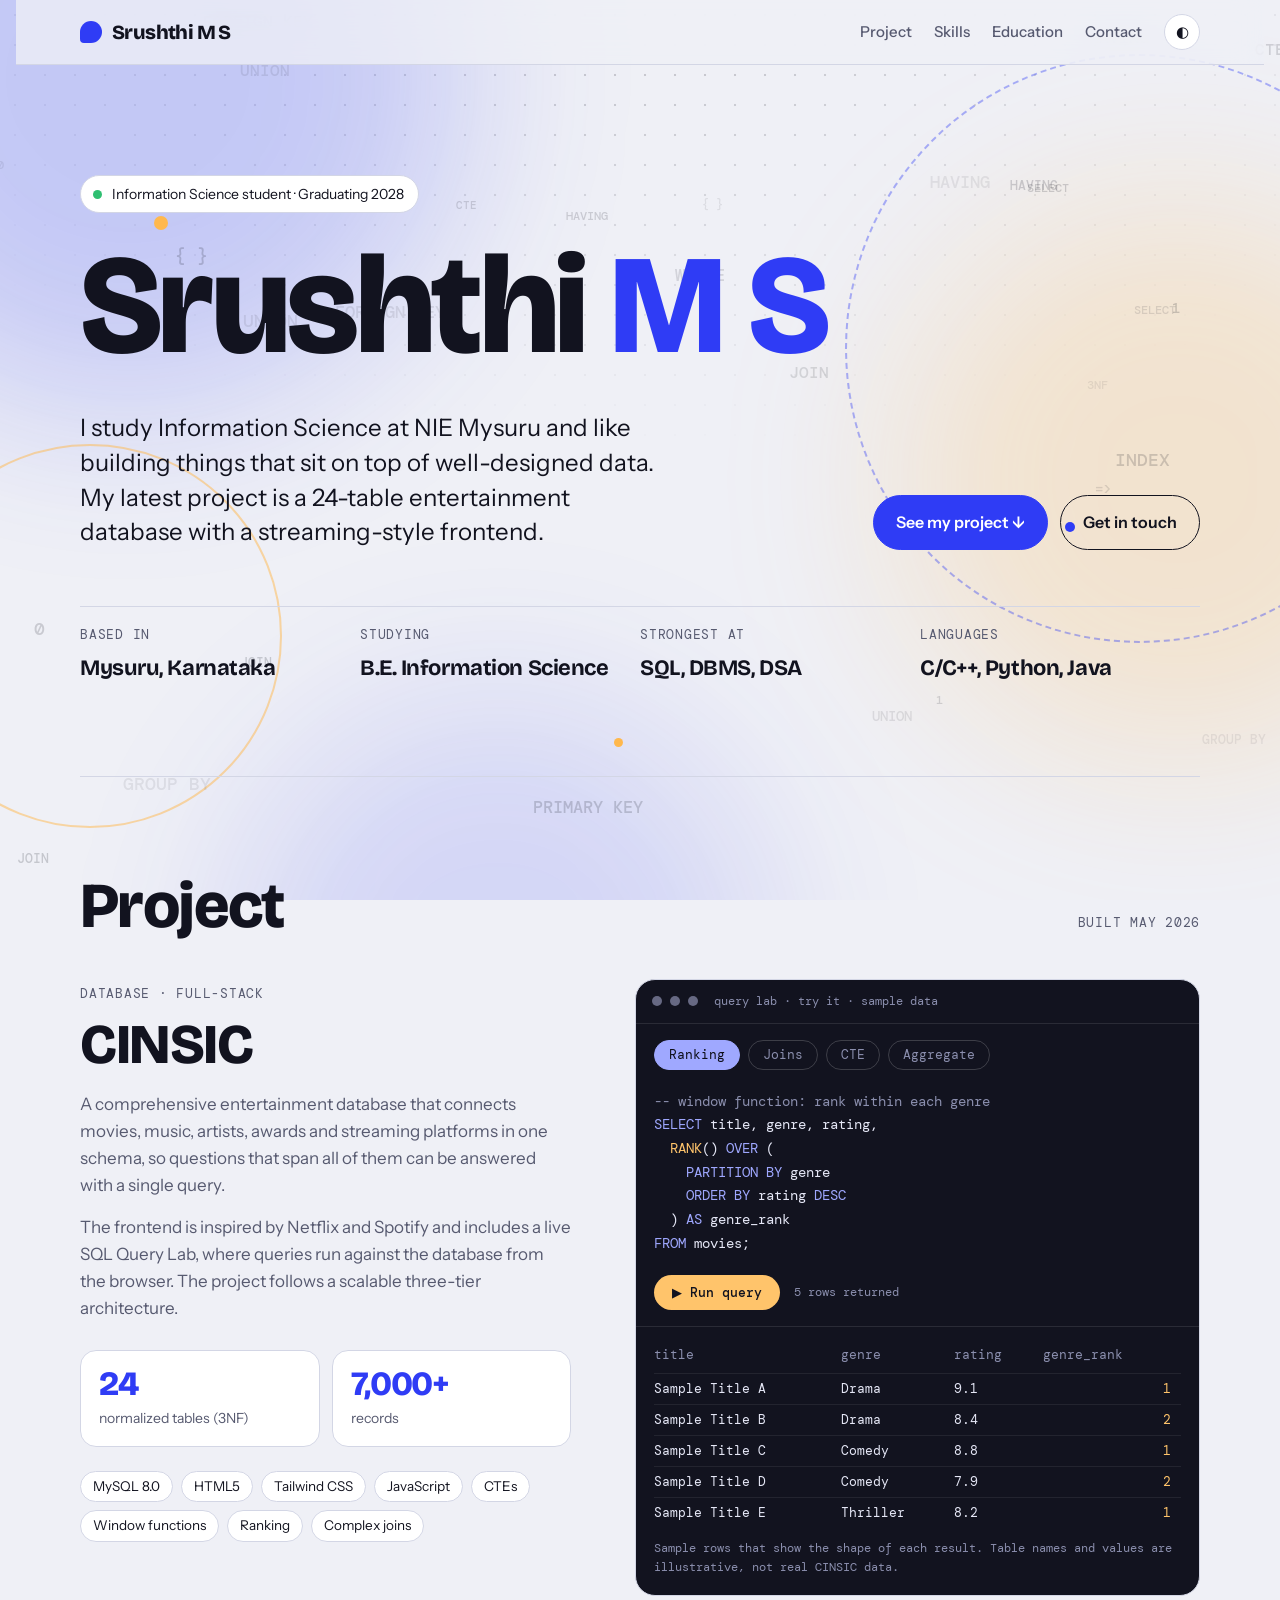
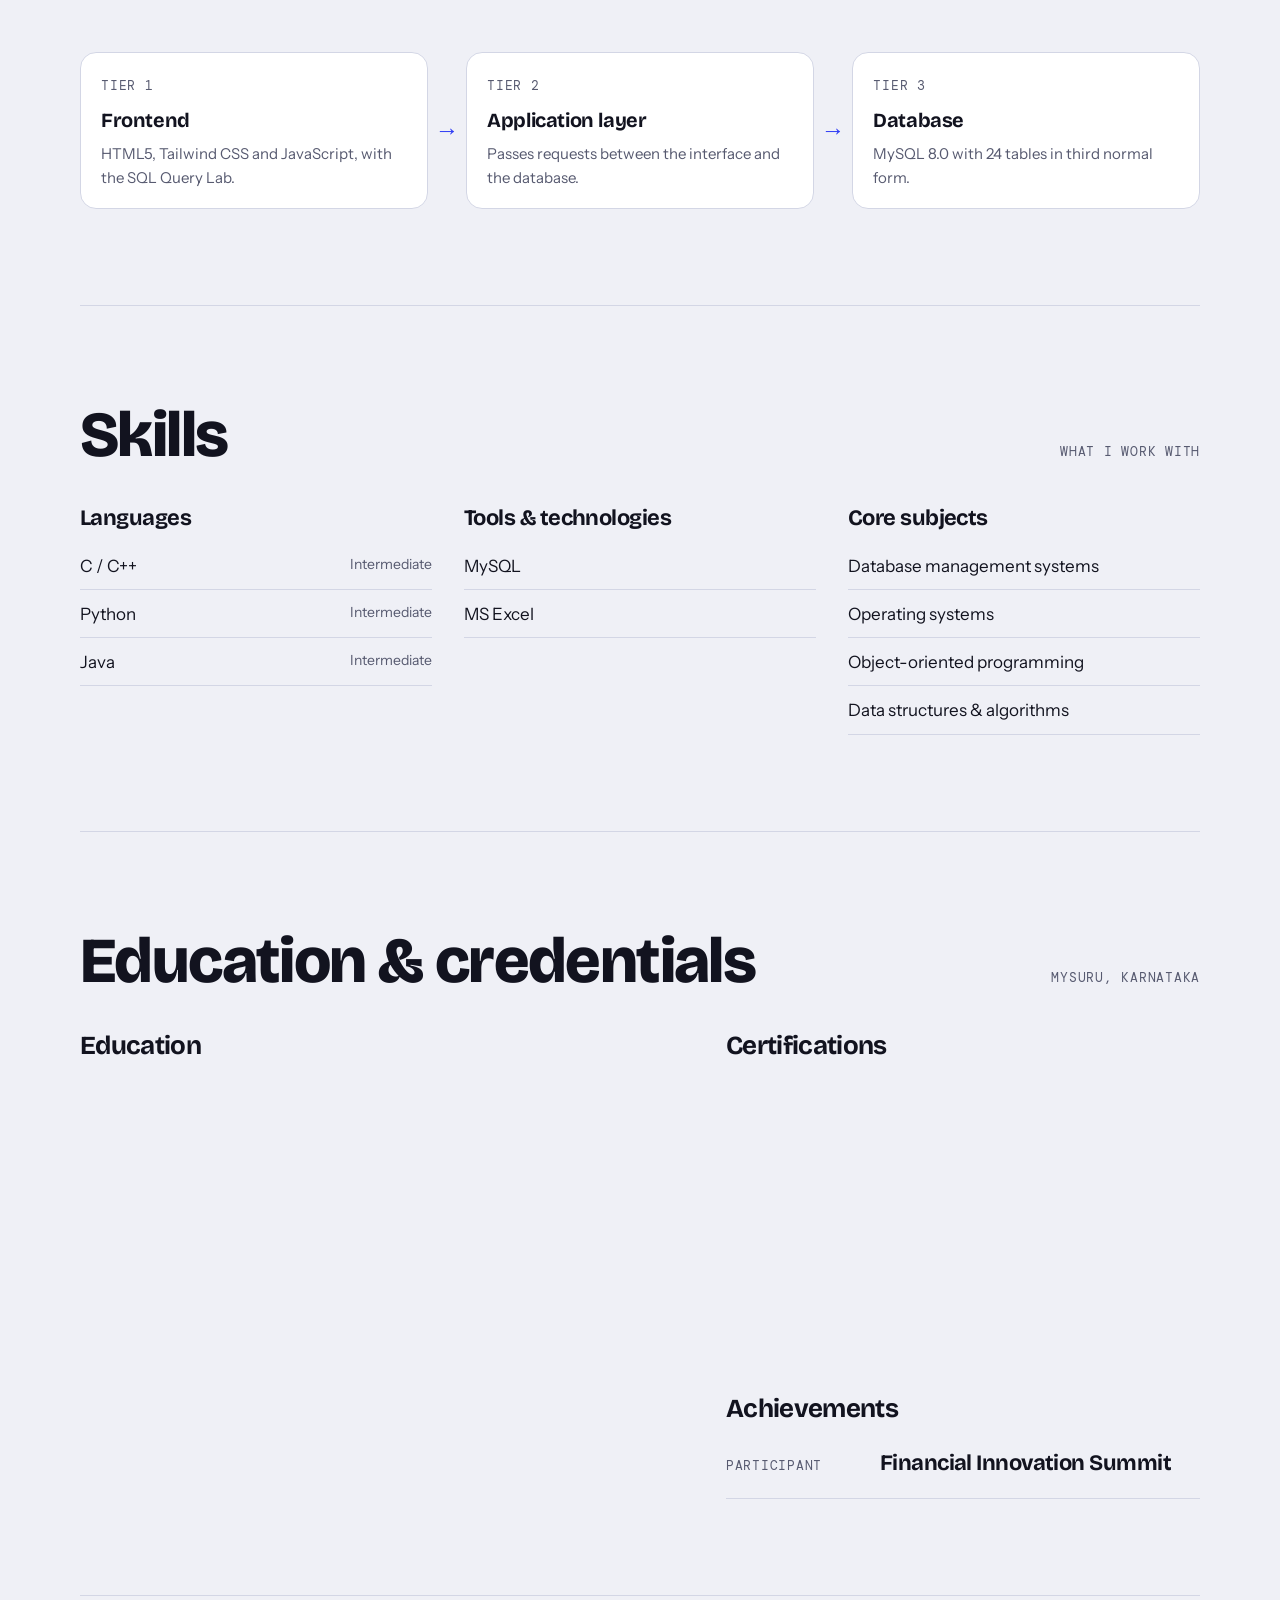
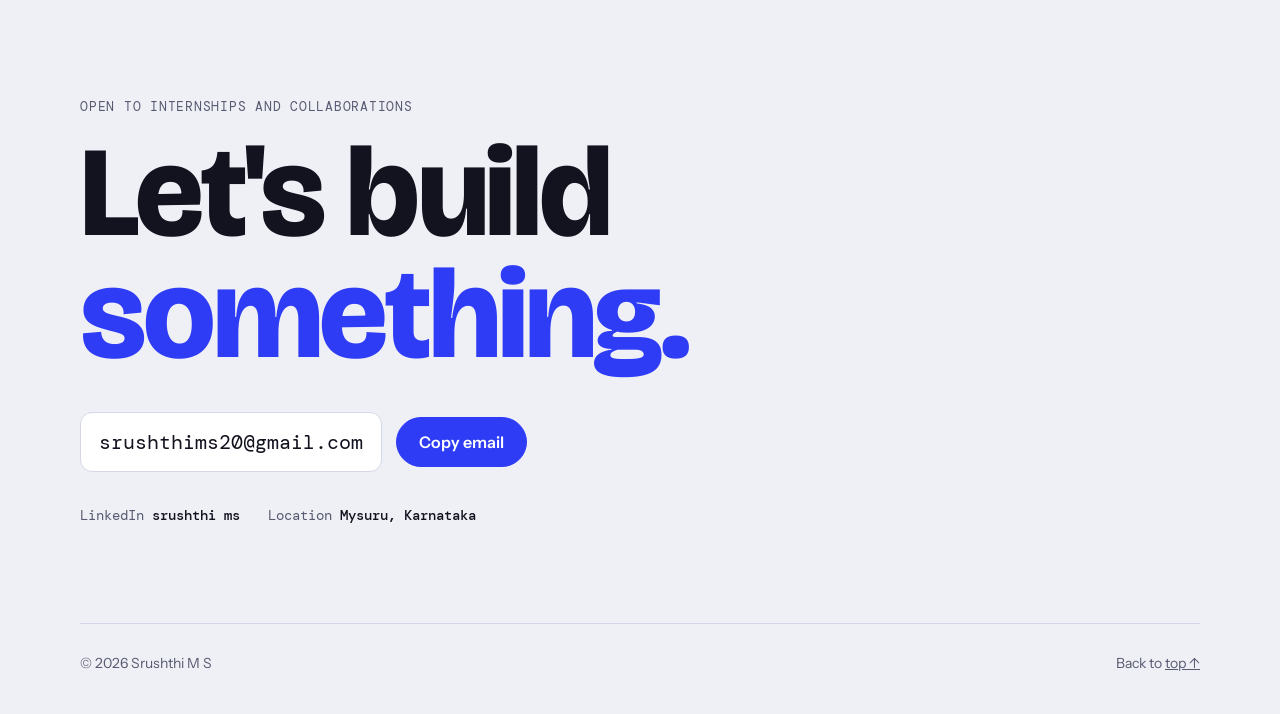
<file: index.html>
<!doctype html>
<html lang="en">
<head>
<meta charset="utf-8">
<meta name="viewport" content="width=device-width, initial-scale=1, viewport-fit=cover">
<title>Srushthi M S | Portfolio</title>
<meta name="description" content="Portfolio of Srushthi M S, Information Science student at NIE Mysuru. Projects, skills and certifications, including CINSIC, a 24-table MySQL entertainment database.">
<meta name="author" content="Srushthi M S">
<meta name="color-scheme" content="light dark">
<meta name="theme-color" content="#EFF0F6" media="(prefers-color-scheme: light)">
<meta name="theme-color" content="#0D0E18" media="(prefers-color-scheme: dark)">
<link rel="canonical" href="https://YOUR-DOMAIN/">
<link rel="icon" href="/favicon.svg" type="image/svg+xml">
<meta property="og:type" content="website">
<meta property="og:site_name" content="Srushthi M S">
<meta property="og:title" content="Srushthi M S | Portfolio">
<meta property="og:description" content="Portfolio of Srushthi M S, Information Science student at NIE Mysuru. Projects, skills and certifications, including CINSIC, a 24-table MySQL entertainment database.">
<meta property="og:url" content="https://YOUR-DOMAIN/">
<meta property="og:image" content="https://YOUR-DOMAIN/og-image.png">
<meta property="og:image:width" content="1200">
<meta property="og:image:height" content="630">
<meta name="twitter:image" content="https://YOUR-DOMAIN/og-image.png">
<meta name="twitter:card" content="summary_large_image">
<meta name="twitter:title" content="Srushthi M S | Portfolio">
<meta name="twitter:description" content="Portfolio of Srushthi M S, Information Science student at NIE Mysuru. Projects, skills and certifications, including CINSIC, a 24-table MySQL entertainment database.">
<script type="application/ld+json">
{"@context":"https://schema.org","@type":"Person","name":"Srushthi M S","url":"https://YOUR-DOMAIN/","jobTitle":"Information Science student","homeLocation":{"@type":"Place","address":{"@type":"PostalAddress","addressLocality":"Mysuru","addressRegion":"Karnataka","addressCountry":"IN"}}}
</script>
<link rel="preconnect" href="https://fonts.googleapis.com">
<link rel="preconnect" href="https://fonts.gstatic.com" crossorigin>
<link rel="stylesheet" href="https://fonts.googleapis.com/css2?family=Bricolage+Grotesque:opsz,wght@12..96,500;12..96,700;12..96,800&family=Instrument+Sans:wght@400;500;600&family=DM+Mono:wght@400;500&display=swap">

<link rel="stylesheet" href="style.css">
</head>
<body>
<a class="skip" href="#top">Skip to content</a>
<div class="fx" aria-hidden="true">
  <div class="grid"></div>
  <div class="blob b1"></div><div class="blob b2"></div><div class="blob b3"></div>
  <div class="ring r1"></div><div class="ring r2"></div>
  <i class="dot d1"></i><i class="dot d2"></i><i class="dot d3"></i>
  <canvas class="tokens" id="fxTokens"></canvas>
  <div class="glow" id="fxGlow"></div>
</div>

<header class="nav">
  <div class="wrap">
    <a class="brand" href="#top"><i></i>Srushthi M S</a>
    <nav class="links" aria-label="Sections">
      <a href="#project">Project</a>
      <a href="#skills">Skills</a>
      <a href="#education">Education</a>
      <a href="#contact">Contact</a>
      <button class="theme-btn" id="themeBtn" type="button" aria-label="Switch light or dark theme">◐</button>
    </nav>
  </div>
</header>

<main id="top" class="wrap">
  <div class="hero">
    <span class="status"><b></b>Information Science student · Graduating 2028</span>
    <h1>Srushthi <span>M S</span></h1>
    <div class="hero-row">
      <p class="lede">I study Information Science at NIE Mysuru and like building things that sit on top of well-designed data. My latest project is a 24-table entertainment database with a streaming-style frontend.</p>
      <div class="cta">
        <a class="btn primary" href="#project">See my project ↓</a>
        <a class="btn" href="#contact">Get in touch</a>
      </div>
    </div>
    <dl class="facts">
      <div><dt class="mono">Based in</dt><dd>Mysuru, Karnataka</dd></div>
      <div><dt class="mono">Studying</dt><dd>B.E. Information Science</dd></div>
      <div><dt class="mono">Strongest at</dt><dd>SQL, DBMS, DSA</dd></div>
      <div><dt class="mono">Languages</dt><dd>C/C++, Python, Java</dd></div>
    </dl>
  </div>

  <section id="project" aria-labelledby="project-h">
    <div class="sec-head"><h2 id="project-h">Project</h2><span class="mono">Built May 2026</span></div>
    <div class="proj">
      <div>
        <span class="mono">Database · Full-stack</span>
        <h3>CINSIC</h3>
        <p class="d">A comprehensive entertainment database that connects movies, music, artists, awards and streaming platforms in one schema, so questions that span all of them can be answered with a single query.</p>
        <p class="d">The frontend is inspired by Netflix and Spotify and includes a live SQL Query Lab, where queries run against the database from the browser. The project follows a scalable three-tier architecture.</p>
        <div class="stats">
          <div class="stat"><b>24</b><span>normalized tables (3NF)</span></div>
          <div class="stat"><b>7,000+</b><span>records</span></div>
        </div>
        <ul class="tags"><li>MySQL 8.0</li><li>HTML5</li><li>Tailwind CSS</li><li>JavaScript</li><li>CTEs</li><li>Window functions</li><li>Ranking</li><li>Complex joins</li></ul>
      </div>

      <div class="lab" role="figure" aria-label="Example of the kind of SQL the project uses">
        <div class="lab-bar"><i></i><i></i><i></i><span>query lab · try it · sample data</span></div>
        <div class="chips" role="tablist" aria-label="Example queries">
          <button class="chip" type="button" role="tab" data-q="0" aria-selected="true">Ranking</button>
          <button class="chip" type="button" role="tab" data-q="1" aria-selected="false">Joins</button>
          <button class="chip" type="button" role="tab" data-q="2" aria-selected="false">CTE</button>
          <button class="chip" type="button" role="tab" data-q="3" aria-selected="false">Aggregate</button>
        </div>
        <pre id="labSql"></pre>
        <div class="run-row">
          <button class="run-btn" type="button" id="runBtn">▶ Run query</button>
          <span class="run-note" id="runNote" aria-live="polite"></span>
        </div>
        <div class="res">
          <table>
            <caption>Sample rows that show the shape of each result. Table names and values are illustrative, not real CINSIC data.</caption>
            <thead id="labHead"></thead>
            <tbody id="labBody"></tbody>
          </table>
        </div>
      </div>
    </div>

    <div class="arch" aria-label="Three-tier architecture">
      <div class="tier"><span class="mono">Tier 1</span><h4>Frontend</h4><p>HTML5, Tailwind CSS and JavaScript, with the SQL Query Lab.</p></div>
      <span class="arrow" aria-hidden="true">→</span>
      <div class="tier"><span class="mono">Tier 2</span><h4>Application layer</h4><p>Passes requests between the interface and the database.</p></div>
      <span class="arrow" aria-hidden="true">→</span>
      <div class="tier"><span class="mono">Tier 3</span><h4>Database</h4><p>MySQL 8.0 with 24 tables in third normal form.</p></div>
    </div>
  </section>

  <section id="skills" aria-labelledby="skills-h">
    <div class="sec-head"><h2 id="skills-h">Skills</h2><span class="mono">What I work with</span></div>
    <div class="skills">
      <div><h3>Languages</h3><ul>
        <li>C / C++ <em>Intermediate</em></li>
        <li>Python <em>Intermediate</em></li>
        <li>Java <em>Intermediate</em></li>
      </ul></div>
      <div><h3>Tools &amp; technologies</h3><ul>
        <li>MySQL</li>
        <li>MS Excel</li>
      </ul></div>
      <div><h3>Core subjects</h3><ul>
        <li>Database management systems</li>
        <li>Operating systems</li>
        <li>Object-oriented programming</li>
        <li>Data structures &amp; algorithms</li>
      </ul></div>
    </div>
  </section>

  <section id="education" aria-labelledby="edu-h">
    <div class="sec-head"><h2 id="edu-h">Education &amp; credentials</h2><span class="mono">Mysuru, Karnataka</span></div>
    <div class="two">
      <div>
        <h3 class="h">Education</h3>
        <ul class="tl">
          <li><span class="mono">2024 – 2028</span><div><h3>The National Institute of Engineering</h3><p>B.E. Information Science · Currently studying</p></div></li>
          <li><span class="mono">2022 – 2024</span><div><h3>Sharada Vidya Mandir</h3><p>PCMC</p></div></li>
          <li><span class="mono">2021</span><div><h3>Maharshi Public School</h3><p>Schooling</p></div></li>
        </ul>
      </div>
      <div>
        <h3 class="h">Certifications</h3>
        <ul class="tl">
          <li><span class="mono">Dec 2025</span><div><h3>DSA</h3><p>Coursera</p></div></li>
          <li><span class="mono">Jul 2025</span><div><h3>Java</h3><p>Coursera</p></div></li>
          <li><span class="mono">Mar 2025</span><div><h3>Cybersecurity</h3><p>Cyberverse Foundation</p></div></li>
        </ul>
        <h3 class="h" style="margin-top:36px">Achievements</h3>
        <ul class="tl">
          <li><span class="mono">Participant</span><div><h3>Financial Innovation Summit</h3></div></li>
        </ul>
      </div>
    </div>
  </section>

  <section id="contact" class="contact" aria-labelledby="contact-h">
    <span class="mono">Open to internships and collaborations</span>
    <h2 id="contact-h" style="margin-top:14px">Let's build <span>something.</span></h2>
    <div class="mail-row">
      <span class="mail" id="mailText">srushthims20@gmail.com</span>
      <button class="btn primary" type="button" id="copyBtn">Copy email</button>
    </div>
    <ul class="socials">
      <li>LinkedIn <b>srushthi ms</b></li>
      <li>Location <b>Mysuru, Karnataka</b></li>
    </ul>
  </section>

  <footer>
    <span>© 2026 Srushthi M S</span>
    <span>Back to <a href="#top">top ↑</a></span>
  </footer>
</main>

<script src="script.js" defer></script>

</body>
</html>
</file>
<file: style.css>
/* Layout: sticky nav, oversized name hero, one featured project with a query-lab panel and architecture strip, then skills, education, certifications and contact. */
:root{
  --bg:#EFF0F6; --surface:#FFFFFF; --fg:#12131F; --muted:#575A70; --line:#D3D6E5;
  --accent:#2F3CF5; --accent-fg:#FFFFFF; --tint:#DCDFFB; --warm:#FFB84D;
  --code-bg:#12131F; --code-fg:#E6E8F7; --code-dim:#8B8FAE; --code-kw:#9FA8FF; --code-fn:#FFC46B;
  --font-display:'Bricolage Grotesque','Helvetica Neue',Arial,sans-serif;
  --font-body:'Instrument Sans','Helvetica Neue',Arial,sans-serif;
  --font-mono:'DM Mono',ui-monospace,Menlo,Consolas,monospace;
}
@media (prefers-color-scheme: dark){
  :root:not([data-theme="light"]){
    --bg:#0D0E18; --surface:#161828; --fg:#ECEDF7; --muted:#9A9DB8; --line:#2A2D45;
    --accent:#8C96FF; --accent-fg:#0D0E18; --tint:#22264A; --warm:#FFC46B;
    --code-bg:#080912; --code-fg:#E6E8F7; --code-dim:#7E829F; --code-kw:#9FA8FF; --code-fn:#FFC46B; color-scheme:dark;
  }
}
:root[data-theme="dark"]{
  --bg:#0D0E18; --surface:#161828; --fg:#ECEDF7; --muted:#9A9DB8; --line:#2A2D45;
  --accent:#8C96FF; --accent-fg:#0D0E18; --tint:#22264A; --warm:#FFC46B;
  --code-bg:#080912; --code-fg:#E6E8F7; --code-dim:#7E829F; --code-kw:#9FA8FF; --code-fn:#FFC46B; color-scheme:dark;
}
*{box-sizing:border-box}
html{scroll-behavior:smooth}
body{
  background:var(--bg); color:var(--fg); font-family:var(--font-body); font-size:17px; line-height:1.6; margin:0;
  padding-left:max(16px, env(safe-area-inset-left, 0px));
  padding-right:max(16px, env(safe-area-inset-right, 0px));
  padding-block:0;
}
body::before{content:""; position:fixed; inset:0 0 auto; height:env(safe-area-inset-top, 0px); z-index:30; background:var(--bg)}
a{color:inherit}
:focus-visible{outline:2px solid var(--accent); outline-offset:3px; border-radius:4px}
.wrap{max-width:1120px; margin:0 auto}
h1,h2,h3{font-family:var(--font-display); line-height:1.02; letter-spacing:-0.025em; text-wrap:balance; margin:0}
p{margin:0}
.mono{font-family:var(--font-mono); font-size:12.5px; letter-spacing:0.06em; text-transform:uppercase; color:var(--muted)}

/* background effects: drifting colour blobs, dot grid, orbit rings, floating SQL words, cursor glow */
.fx{position:fixed; inset:0; z-index:0; pointer-events:none; overflow:hidden}
.fx .grid{position:absolute; inset:0; background-image:radial-gradient(circle, color-mix(in srgb, var(--fg) 18%, transparent) 1px, transparent 1.6px); background-size:30px 30px; -webkit-mask-image:radial-gradient(ellipse 85% 65% at 50% 0%, #000 15%, transparent 78%); mask-image:radial-gradient(ellipse 85% 65% at 50% 0%, #000 15%, transparent 78%)}
.blob{position:absolute; border-radius:50%; filter:blur(90px); opacity:.55; will-change:transform}
.b1{width:52vmax; height:52vmax; left:-16vmax; top:-20vmax; background:color-mix(in srgb, var(--accent) 40%, transparent); animation:drift1 26s ease-in-out infinite alternate}
.b2{width:44vmax; height:44vmax; right:-14vmax; top:22vh; background:color-mix(in srgb, var(--warm) 42%, transparent); animation:drift2 32s ease-in-out infinite alternate}
.b3{width:42vmax; height:42vmax; left:18vw; bottom:-26vmax; background:color-mix(in srgb, var(--accent) 26%, transparent); animation:drift3 38s ease-in-out infinite alternate}
@keyframes drift1{to{transform:translate3d(14vmax,10vmax,0) scale(1.18)}}
@keyframes drift2{to{transform:translate3d(-12vmax,-8vmax,0) scale(1.12)}}
@keyframes drift3{to{transform:translate3d(10vmax,-9vmax,0) scale(1.2)}}
.ring{position:absolute; border-radius:50%}
.r1{width:min(46vmax,620px); height:min(46vmax,620px); right:-12vmax; top:6vh; border:2px dashed color-mix(in srgb, var(--accent) 38%, transparent); animation:orbit 80s linear infinite}
.r2{width:min(30vmax,420px); height:min(30vmax,420px); left:-8vmax; bottom:8vh; border:2px solid color-mix(in srgb, var(--warm) 50%, transparent); animation:pulse 9s ease-in-out infinite}
@keyframes orbit{to{rotate:360deg}}
@keyframes pulse{50%{scale:1.08; opacity:.55}}
.dot{position:absolute; width:14px; height:14px; border-radius:50%; background:var(--warm); animation:bob 7s ease-in-out infinite}
.d1{left:12%; top:24%} .d2{right:16%; top:58%; background:var(--accent); width:10px; height:10px; animation-delay:-3s} .d3{left:48%; top:82%; width:9px; height:9px; animation-delay:-5s}
@keyframes bob{50%{translate:0 -22px}}
canvas.tokens{position:absolute; inset:0; width:100%; height:100%}
.glow{position:absolute; left:0; top:0; width:560px; height:560px; border-radius:50%; background:radial-gradient(circle, color-mix(in srgb, var(--accent) 24%, transparent), transparent 65%); transform:translate3d(var(--gx,-999px), var(--gy,-999px), 0) translate(-50%,-50%); opacity:0; transition:opacity .4s ease}
.glow.on{opacity:1}
main,footer{position:relative; z-index:1}
.hero .status,.hero h1,.hero .lede,.hero .cta,.hero .facts{animation:rise .8s cubic-bezier(.2,.7,.2,1) both}
.hero h1{animation-delay:.08s} .hero .lede{animation-delay:.18s} .hero .cta{animation-delay:.26s} .hero .facts{animation-delay:.34s}
@keyframes rise{from{opacity:0; transform:translateY(22px)} to{opacity:1; transform:none}}
.rv-ready .rv{opacity:0; transform:translateY(28px); transition:opacity .7s ease, transform .7s cubic-bezier(.2,.7,.2,1)}
.rv-ready .rv.in{opacity:1; transform:none}
.stat,.tier{transition:transform .2s ease, border-color .2s ease}
.stat:hover,.tier:hover{transform:translateY(-4px); border-color:var(--accent)}

/* nav */
.nav{position:sticky; top:env(safe-area-inset-top, 0px); z-index:20; background:color-mix(in srgb, var(--bg) 78%, transparent); -webkit-backdrop-filter:blur(14px); backdrop-filter:blur(14px); border-bottom:1px solid var(--line)}
.nav .wrap{display:flex; align-items:center; justify-content:space-between; gap:12px 16px; padding-block:14px; flex-wrap:wrap}
.brand{font-family:var(--font-display); font-weight:800; font-size:20px; text-decoration:none; letter-spacing:-0.03em; display:flex; align-items:center; gap:10px}
.brand i{width:22px; height:22px; border-radius:50% 50% 50% 4px; background:var(--accent); display:inline-block}
.links{display:flex; align-items:center; gap:6px 22px; flex-wrap:wrap}
.links a{text-decoration:none; font-size:15px; color:var(--muted); font-weight:500}
.links a:hover{color:var(--fg)}
.theme-btn{border:1px solid var(--line); background:var(--surface); color:var(--fg); width:36px; height:36px; border-radius:50%; cursor:pointer; display:grid; place-items:center; font-size:15px}
.theme-btn:hover{border-color:var(--accent)}

/* hero */
.hero{padding-block:clamp(48px,9vw,110px) clamp(40px,6vw,72px)}
.status{display:inline-flex; align-items:center; gap:10px; border:1px solid var(--line); background:var(--surface); border-radius:999px; padding:7px 14px 7px 12px; font-size:14px}
.status b{width:9px; height:9px; border-radius:50%; background:#2FBF71; display:inline-block}
.hero h1{font-size:clamp(46px,11vw,150px); font-weight:800; margin-top:28px; line-height:0.92}
.hero h1 span{color:var(--accent)}
.hero-row{display:grid; grid-template-columns:minmax(0,1.3fr) minmax(0,1fr); gap:32px 64px; margin-top:40px; align-items:end}
.lede{font-size:clamp(19px,2.2vw,24px); line-height:1.45; max-width:30em}
.cta{display:flex; gap:12px; flex-wrap:wrap; justify-content:flex-end}
.btn{display:inline-flex; align-items:center; gap:8px; padding:14px 22px; border-radius:999px; font-weight:600; font-size:16px; text-decoration:none; border:1.5px solid var(--fg); cursor:pointer; font-family:var(--font-body); background:transparent; color:var(--fg); transition:transform .15s ease}
.btn.primary{background:var(--accent); border-color:var(--accent); color:var(--accent-fg)}
.btn:hover{transform:translateY(-2px)}
.facts{display:grid; grid-template-columns:repeat(auto-fit,minmax(150px,1fr)); margin:56px 0 0; border-top:1px solid var(--line)}
.facts div{padding:18px 16px 18px 0}
.facts dt{margin:0}
.facts dd{margin:6px 0 0; font-family:var(--font-display); font-weight:700; font-size:22px; letter-spacing:-0.02em}

/* sections */
section{padding-block:clamp(48px,8vw,96px); border-top:1px solid var(--line)}
.sec-head{display:flex; justify-content:space-between; align-items:baseline; gap:16px; flex-wrap:wrap; margin-bottom:40px}
.sec-head h2{font-size:clamp(34px,6vw,64px); font-weight:800}

/* project */
.proj{display:grid; grid-template-columns:minmax(0,1fr) minmax(0,1.15fr); gap:32px clamp(24px,5vw,64px); align-items:start}
.proj h3{font-size:clamp(34px,5vw,56px); font-weight:800; margin:10px 0 18px}
.proj p.d{color:var(--muted); max-width:30em}
.proj p.d + p.d{margin-top:14px}
.tags{display:flex; flex-wrap:wrap; gap:8px; margin:24px 0 0; padding:0; list-style:none}
.tags li{border:1px solid var(--line); border-radius:999px; padding:4px 12px; font-size:13.5px; background:var(--surface)}
.stats{display:grid; grid-template-columns:repeat(2,minmax(0,1fr)); gap:12px; margin:28px 0 0}
.stat{background:var(--surface); border:1px solid var(--line); border-radius:16px; padding:16px 18px}
.stat b{display:block; font-family:var(--font-display); font-size:34px; font-weight:800; letter-spacing:-0.03em; color:var(--accent); line-height:1}
.stat span{display:block; margin-top:6px; font-size:14px; color:var(--muted)}

.lab{background:var(--code-bg); color:var(--code-fg); border-radius:20px; overflow:hidden; border:1px solid var(--line); min-width:0}
.lab-bar{display:flex; align-items:center; gap:8px; padding:12px 16px; border-bottom:1px solid rgba(255,255,255,.1)}
.lab-bar i{width:10px; height:10px; border-radius:50%; background:var(--code-dim); opacity:.7; display:inline-block}
.lab-bar span{margin-left:8px; font-family:var(--font-mono); font-size:12px; color:var(--code-dim)}
.lab pre{margin:0; padding:20px 18px; font-family:var(--font-mono); font-size:13.5px; line-height:1.75; overflow-x:auto}
.k{color:var(--code-kw)} .f{color:var(--code-fn)} .c{color:var(--code-dim)}
.res{border-top:1px solid rgba(255,255,255,.1); padding:14px 18px 18px; overflow-x:auto}
.res table{border-collapse:collapse; width:100%; min-width:360px; font-family:var(--font-mono); font-size:12.5px}
.res th{text-align:left; color:var(--code-dim); font-weight:400; padding:4px 10px 8px 0}
.res td{padding:5px 10px 5px 0; border-top:1px solid rgba(255,255,255,.07)}
.res td:last-child{text-align:right; font-variant-numeric:tabular-nums; color:var(--code-fn)}
.res caption{caption-side:bottom; text-align:left; padding-top:12px; color:var(--code-dim); font-size:11.5px}

.arch{display:grid; grid-template-columns:minmax(0,1fr) auto minmax(0,1fr) auto minmax(0,1fr); gap:12px; align-items:stretch; margin-top:56px}
.tier{background:var(--surface); border:1px solid var(--line); border-radius:16px; padding:18px 20px}
.tier h4{font-family:var(--font-display); font-size:20px; margin:6px 0 6px; letter-spacing:-0.02em}
.tier p{font-size:15px; color:var(--muted)}
.arrow{align-self:center; color:var(--accent); font-size:24px; font-family:var(--font-mono)}

.chips{display:flex; flex-wrap:wrap; gap:8px; padding:16px 18px 0}
.chip{font-family:var(--font-mono); font-size:12.5px; color:var(--code-dim); background:transparent; border:1px solid rgba(255,255,255,.18); border-radius:999px; padding:6px 14px; cursor:pointer}
.chip:hover{color:var(--code-fg); border-color:var(--code-kw)}
.chip[aria-selected="true"]{background:var(--code-kw); border-color:var(--code-kw); color:#0D0E18}
.run-row{display:flex; align-items:center; gap:14px; padding:0 18px 16px; flex-wrap:wrap}
.run-btn{font-family:var(--font-mono); font-size:13px; background:var(--code-fn); color:#12131F; border:0; border-radius:999px; padding:9px 18px; cursor:pointer; font-weight:500}
.run-btn:hover{filter:brightness(1.08)}
.run-note{font-family:var(--font-mono); font-size:12px; color:var(--code-dim)}
.res tbody tr.in{animation:rowin .35s ease both}
@keyframes rowin{from{opacity:0; transform:translateY(6px)} to{opacity:1; transform:none}}
.lab pre{min-height:11.5em}

/* skills */
.skills{display:grid; grid-template-columns:repeat(auto-fit,minmax(240px,1fr)); gap:32px}
.skills h3{font-size:22px; margin-bottom:14px}
.skills ul{list-style:none; margin:0; padding:0; display:grid; gap:2px}
.skills li{padding:9px 0; border-bottom:1px solid var(--line); display:flex; justify-content:space-between; gap:12px}
.skills li em{font-style:normal; color:var(--muted); font-size:14px}

/* education + certs */
.two{display:grid; grid-template-columns:minmax(0,1.2fr) minmax(0,1fr); gap:40px clamp(24px,6vw,80px)}
.tl{list-style:none; margin:0; padding:0}
.tl li{display:grid; grid-template-columns:minmax(0,130px) minmax(0,1fr); gap:6px 24px; padding:22px 0; border-bottom:1px solid var(--line); align-items:baseline}
.tl h3{font-size:22px; font-weight:700; line-height:1.15}
.tl p{color:var(--muted); font-size:15px; margin-top:4px}
.two h3.h{font-size:26px; margin-bottom:6px}

/* contact */
.contact h2{font-size:clamp(44px,10vw,132px); font-weight:800; line-height:0.95}
.contact h2 span{color:var(--accent)}
.mail-row{display:flex; flex-wrap:wrap; gap:14px; align-items:center; margin-top:36px}
.mail{font-family:var(--font-mono); font-size:clamp(15px,2.4vw,20px); background:var(--surface); border:1px solid var(--line); border-radius:12px; padding:13px 18px; user-select:all; overflow-wrap:anywhere}
.socials{display:flex; flex-wrap:wrap; gap:10px 28px; margin:32px 0 0; padding:0; list-style:none}
.socials li{font-family:var(--font-mono); font-size:14px; color:var(--muted)}
.socials b{color:var(--fg); font-weight:500}
footer{border-top:1px solid var(--line); padding-block:28px 40px; display:flex; justify-content:space-between; gap:12px; flex-wrap:wrap; color:var(--muted); font-size:14px}

@media (max-width:860px){
  .hero-row,.proj,.two{grid-template-columns:minmax(0,1fr)}
  .cta{justify-content:flex-start}
  .arch{grid-template-columns:minmax(0,1fr)}
  .arrow{transform:rotate(90deg); justify-self:center}
}
@media (max-width:700px){
  .blob{filter:blur(60px)}
}
@media (max-width:520px){
  .tl li{grid-template-columns:minmax(0,1fr)}
}
@media (prefers-reduced-motion: reduce){
  html{scroll-behavior:auto}
  *{transition:none !important}
  .fx *,.hero *{animation:none !important}
}

/* page-level extras */
:root[data-theme="light"]{color-scheme:light}
.skip{position:absolute;left:-9999px;top:8px}
.skip:focus{left:16px;z-index:50;background:var(--accent);color:var(--accent-fg);padding:8px 14px;border-radius:8px;text-decoration:none;font-weight:600}
</file>
